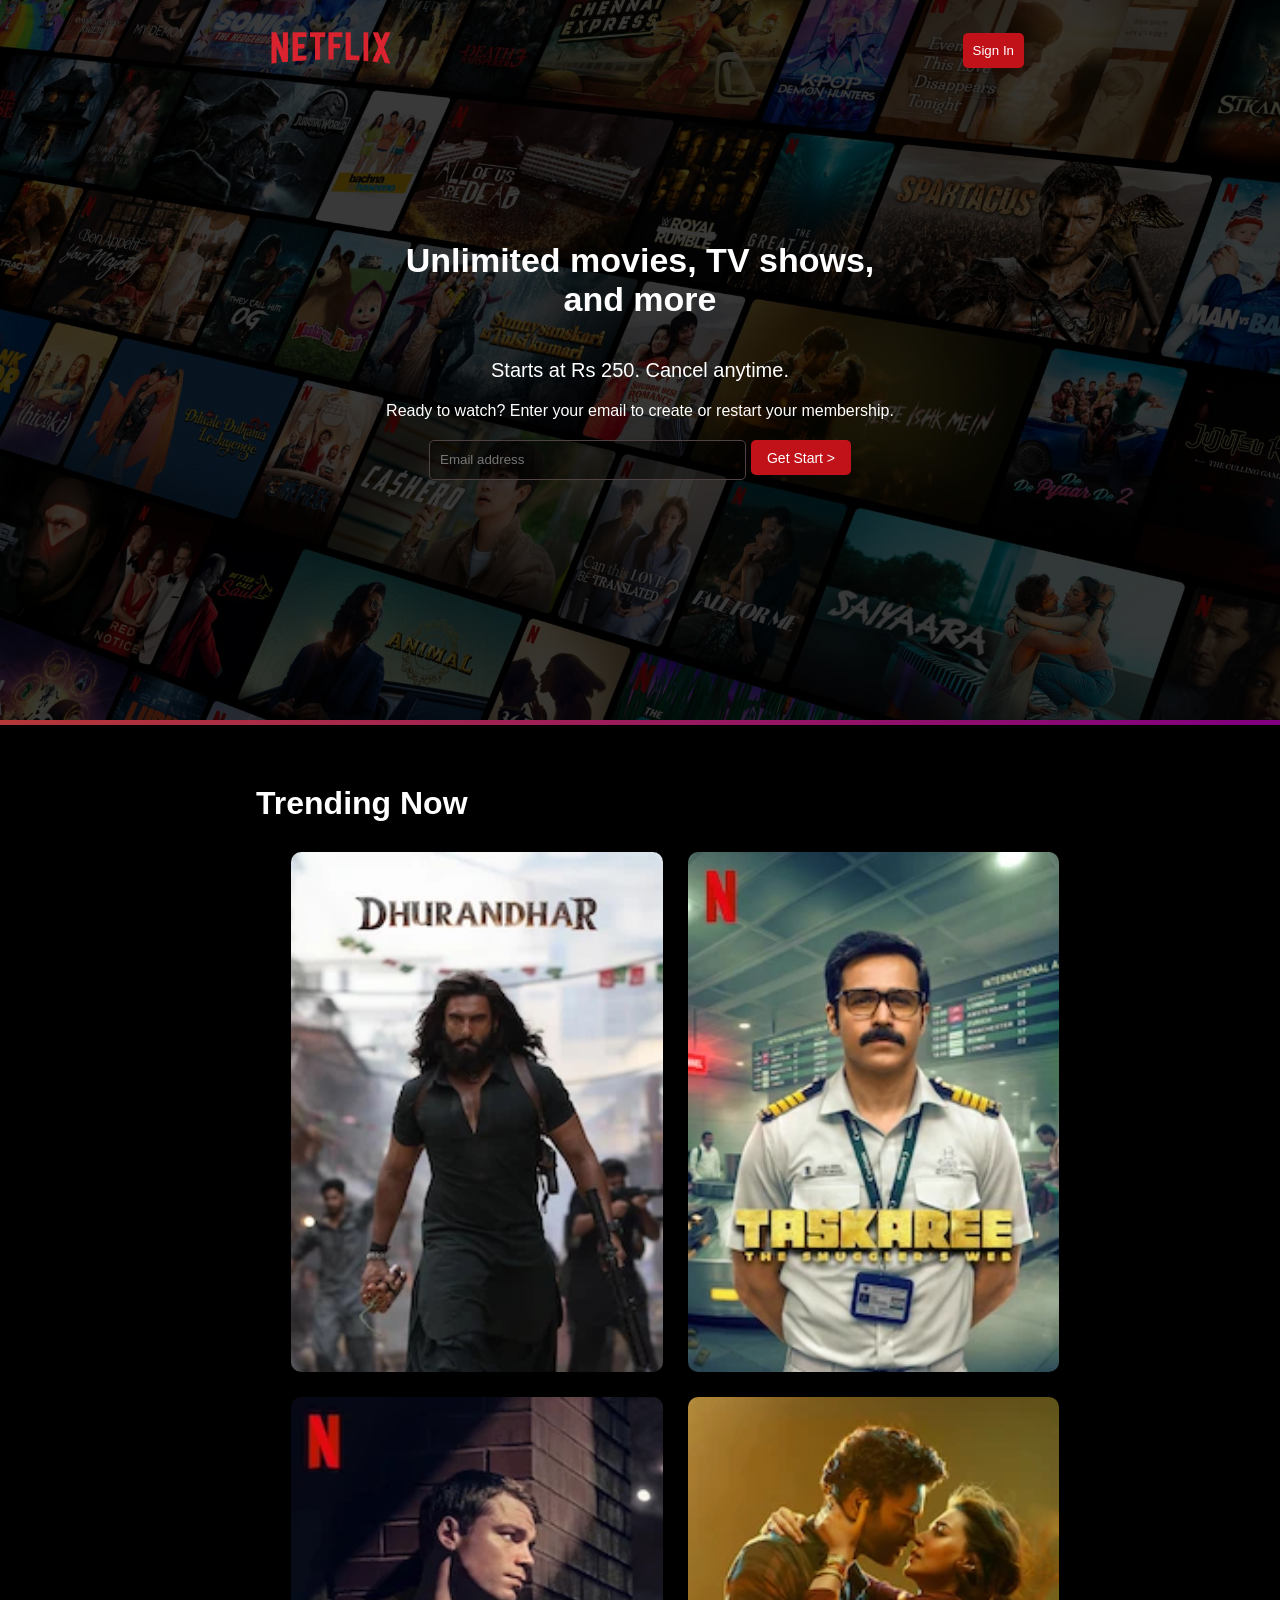
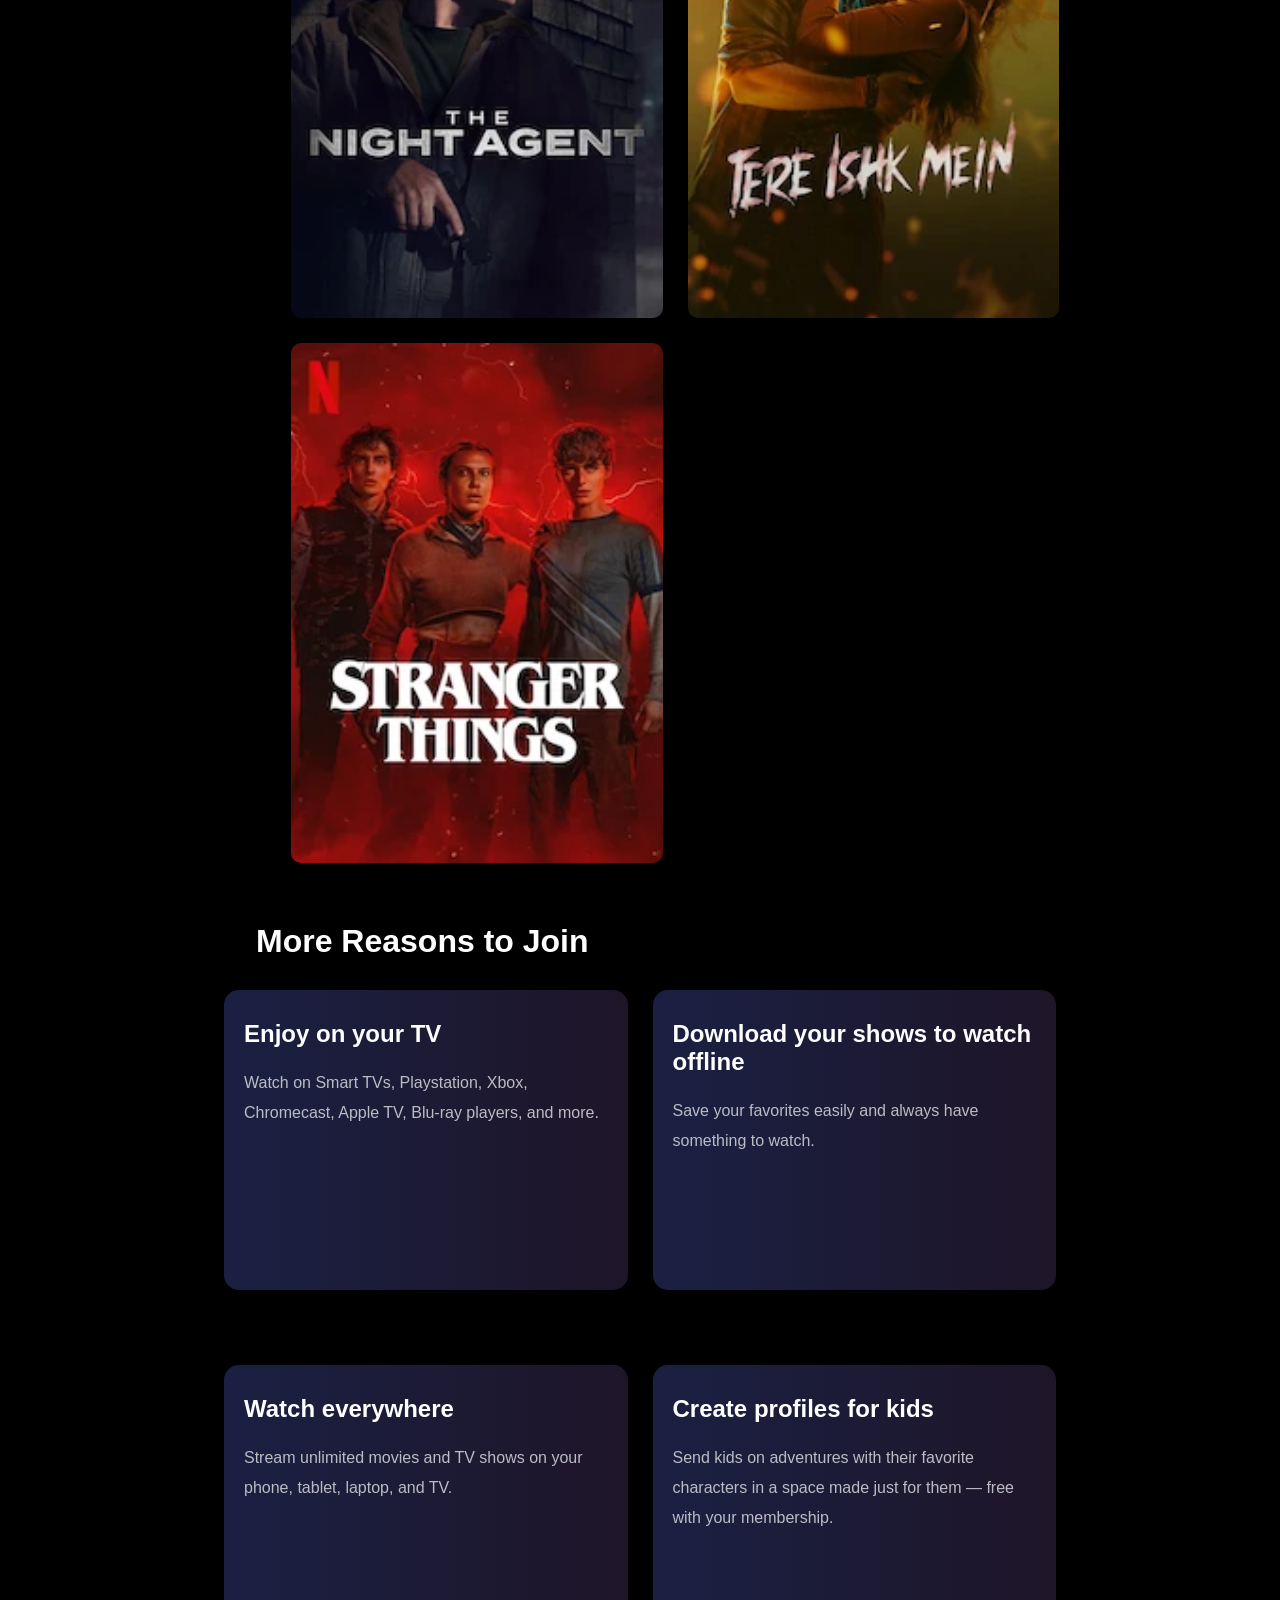
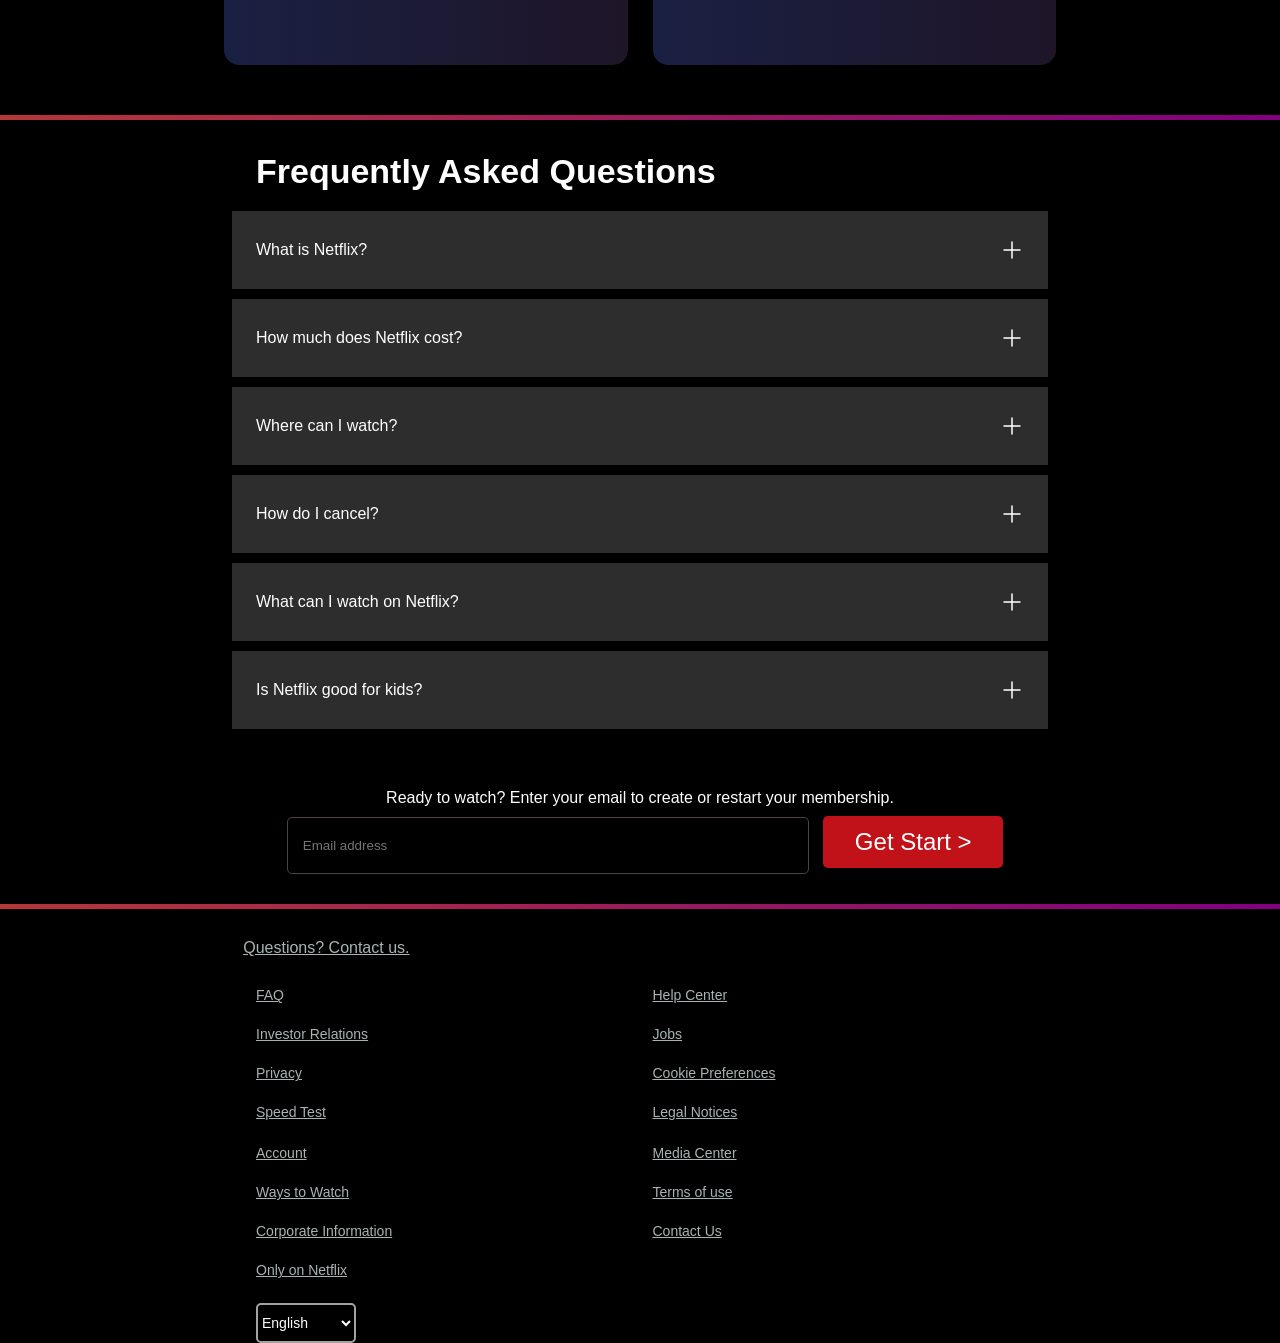
<file: Netflix Clone/index.html>
<!DOCTYPE html>
<html lang="en">

<head>
    <meta charset="UTF-8">
    <meta name="viewport" content="width=device-width, initial-scale=1.0">
    <title>Netflix Pakistan - Watch TV Shows Online, Watch Movies Online</title>
    <link rel="shortcut icon" href="images/favicon.ico" type="image/x-icon">
    <link rel="stylesheet" href="style.css">
</head>

<body>
    <div class="section">
        <nav>
            <span><img src="images/Netflix_Logo_PMS.png" alt=""></span>
            <div>
                <button class="btn">Sign In</button>
            </div>
        </nav>
        <div class="demo">
            <h1 class="first-heading">Unlimited movies, TV shows, and more</h1>
            <p class="first-para">Starts at Rs 250. Cancel anytime.</p>
            <h3 class="third-heading">Ready to watch? Enter your email to create or restart your membership.</h3>
            <div class="email-box">
                <input type="text" placeholder="Email address">
                <button class="get-started">Get Start &gt;</button>
            </div>

        </div>
    </div>
    <div class="line"></div>

    <div class="images">

        <h2>Trending Now</h2>
        <div class="grid">
            <img src="images/Dhurandhar.webp" alt="">
            <img src="images/Taskaree.webp" alt="">
            <img src="images/The Night Agent.webp" alt="">
            <img src="images/Tere Ishk Mein.webp" alt="">
            <img src="images/Stranger Things.webp" alt="">
        </div>
        <h2>More Reasons to Join</h2>
        <div class="boxes">
            <div class="box1">
                <h3>Enjoy on your TV</h3>
                <p>Watch on Smart TVs, Playstation, Xbox, Chromecast, Apple TV, Blu-ray players, and more.</p>
            </div>
            <div class="box2">
                <h3>Download your shows to watch offline</h3>
                <p>Save your favorites easily and always have something to watch.</p>
            </div>
            <div class="box3">
                <h3>Watch everywhere</h3>
                <p>Stream unlimited movies and TV shows on your phone, tablet, laptop, and TV.</p>
            </div>
            <div class="box4">
                <h3>Create profiles for kids</h3>
                <p>Send kids on adventures with their favorite characters in a space made just for them — free with your
                    membership.</p>
            </div>
        </div>
    </div>
    <div class="line"></div>

    <section class="faqs">
        <h2>Frequently Asked Questions</h2>
        <div class="box">
            <span>What is Netflix?</span>
            <svg xmlns="http://www.w3.org/2000/svg" viewBox="0 0 24 24" width="24" height="24" color="currentColor"
                fill="none" stroke="white" stroke-width="1.5" stroke-linecap="round" stroke-linejoin="round">
                <path d="M12 4V20M20 12H4" />
            </svg>
        </div>

        <div class="box">
            <span>How much does Netflix cost?</span>
            <svg xmlns="http://www.w3.org/2000/svg" viewBox="0 0 24 24" width="24" height="24" color="currentColor"
                fill="none" stroke="white" stroke-width="1.5" stroke-linecap="round" stroke-linejoin="round">
                <path d="M12 4V20M20 12H4" />
            </svg>
        </div>
        <div class="box">
            <span>Where can I watch?</span>
            <svg xmlns="http://www.w3.org/2000/svg" viewBox="0 0 24 24" width="24" height="24" color="currentColor"
                fill="none" stroke="white" stroke-width="1.5" stroke-linecap="round" stroke-linejoin="round">
                <path d="M12 4V20M20 12H4" />
            </svg>
        </div>
        <div class="box">
            <span>How do I cancel?</span>
            <svg xmlns="http://www.w3.org/2000/svg" viewBox="0 0 24 24" width="24" height="24" color="currentColor"
                fill="none" stroke="white" stroke-width="1.5" stroke-linecap="round" stroke-linejoin="round">
                <path d="M12 4V20M20 12H4" />
            </svg>
        </div>
        </div>
        <div class="box">
            <span>What can I watch on Netflix?</span>
            <svg xmlns="http://www.w3.org/2000/svg" viewBox="0 0 24 24" width="24" height="24" color="currentColor"
                fill="none" stroke="white" stroke-width="1.5" stroke-linecap="round" stroke-linejoin="round">
                <path d="M12 4V20M20 12H4" />
            </svg>
        </div>

        <div class="box">
            <span>Is Netflix good for kids?</span>
            <svg xmlns="http://www.w3.org/2000/svg" viewBox="0 0 24 24" width="24" height="24" color="currentColor"
                fill="none" stroke="white" stroke-width="1.5" stroke-linecap="round" stroke-linejoin="round">
                <path d="M12 4V20M20 12H4" />
            </svg>
        </div>
        <div class="last">
            <div class="heading">
                <div>Ready to watch? Enter your email to create or restart your membership.</div>
                <input type="text" placeholder="Email address">
                <button>Get Start &gt;</button>
            </div>
        </div>
    </section>

    <div class="line"></div>

    <div class="contact">

        <a href="Questions? Contact us.">Questions? Contact us.</a>
    </div>
    <footer>
        <div class="items">
            <a href="faq">FAQ</a>
            <a href="Investor Relations">Investor Relations</a>
            <a href="Privacy">Privacy</a>
            <a href="Speed Test">Speed Test</a>
        </div>
        <div class="items">
            <a href="Help Center">Help Center</a>
            <a href="Jobs">Jobs</a>
            <a href="Cookie Preferences">Cookie Preferences</a>
            <a href="Legal Notices">Legal Notices</a>
        </div>
        <div class="items">
            <a href="Account">Account</a>
            <a href="Ways to Watch">Ways to Watch</a>
            <a href="Corporate Information">Corporate Information</a>
            <a href="Only on Netflix">Only on Netflix</a>
        </div>
        <div class="items">
            <a href="Media Center">Media Center</a>
            <a href="Terms of use">Terms of use</a>
            <a href="Contact Us">Contact Us</a>
        </div>

        <select name="" id="">
            <option value="">English</option>
        </select>


    </footer>

</body>

</html>
</file>
<file: Netflix Clone/style.css>
* {
    margin: 0;
    padding: 0;
}

body {
    background-color: black;
}

.section {
    background-image: url("images/background.jpg");
    background-position: center center;
    background-size: cover;
    background-repeat: no-repeat;
    min-height: 80vh;
    position: relative;
}

.section .demo {
    min-height: 80vh;
    width: 100%;
    position: absolute;
    top: 0;
    background-color: rgba(0, 0, 0, 0.7);
    display: flex;
    justify-content: center;
    align-items: center;
    flex-direction: column;
    font-size: 30px;
    font-weight: 900;
    font-family: "Netflix Sans", "Helvetica Neue", "Segoe UI", Roboto, Ubuntu, sans-serif;
    gap: 20px;
}


.btn {
    background-color: #c11119;
    color: rgb(255, 255, 255);
    padding: 10px;
    border: none;
    border-radius: 5px;
    position: relative;
    z-index: 1;
    cursor: pointer;
}

nav {
    display: flex;
    justify-content: space-between;
    align-items: center;
    width: 60vw;
    height: 100px;
    margin: auto;
}

nav img {
    width: 200px;
    position: relative;
    z-index: 1;
}

@media screen and (max-width: 1300px) {

    nav img {
        width: 150px;
        position: relative;
        z-index: 1;
    }
}

@media screen and (max-width: 700px) {
    nav img {
        width: 90px;
        display: flex;
        justify-content: space-around;
        align-items: center;
    }
}

.first-heading {
    width: 40%;
    color: #ffffff;
    text-align: center;
    margin-bottom: 20px;
}

.first-para {
    color: #ffffff;
    text-align: center;
    font-weight: 500;
    font-size: 20px;
}

.third-heading {
    color: #ffffff;
    font-size: 16px;
    font-weight: 400;
    font-family: sans-serif;
}

@media screen and (max-width: 430px) {

    .first-heading {
        width: 100%;
        color: #ffffff;
        text-align: center;
        margin-bottom: 20px;
        font-size: small;
    }
}

@media screen and (max-width: 330px) {

    .first-heading {
        width: 100%;
        color: #ffffff;
        text-align: center;
        /* margin-bottom: 20px; */
        font-size: small;
        padding-top: 30px;
    }
}

.email-box {
    display: flex;
    gap: 5px;
}

.email-box input {
    height: 45px;
    width: 500px;
    padding: 5px;
    padding-left: 15px;
    border-radius: 5px;
    background-color: rgb(0, 0, 0, 0.4);
    border: 1px solid rgb(79, 66, 66);
    color: #ffffff;
}

.email-box button {
    background-color: #c11119;
    color: #ffffff;
    border: none;
    width: 180px;
    height: 55px;
    font-size: 24px;
    font-weight: 500;
    font-family: sans-serif;
    padding: 10px;
    border-radius: 5px;
    cursor: pointer;
}

.images {
    min-height: 80vh;
}

.line {
    width: 100%;
    margin: auto;
    height: 5px;
    background: linear-gradient(to right, rgb(181, 55, 55), purple);

}

.images h2 {
    width: 60vw;
    margin: auto;
    padding-top: 50px;
    color: #ffffff;
    font-family: sans-serif;
    font-weight: 700;
    font-size: 32px;
}

.grid {
    width: 60vw;
    margin: auto;
    display: grid;
    grid-template-columns: 1fr 1fr 1fr 1fr 1fr;
    justify-content: center;
    padding-left: 70px;
    padding-top: 30px;
    gap: 50px;
    cursor: pointer;
}

.grid img {
    border-radius: 10px;
    width: 100%;
}

@media screen and (max-width: 1300px) {

    .grid {
        display: grid;
        grid-template-columns: 1fr 1fr;
        gap: 25px;
    }
}

.images h2 {
    width: 60vw;
    margin: auto;
    color: #ffffff;
    font-family: sans-serif;
    font-size: 32px;
    font-weight: 700;
    padding-top: 60px;
}

.boxes {
    width: 65vw;
    margin: auto;
    display: grid;
    grid-template-columns: 1fr 1fr 1fr 1fr;
    justify-content: center;
    /* padding-left: 70px; */
    padding-top: 30px;
    gap: 30px;
}

.boxes h3 {
    color: #ffffff;
    font-family: sans-serif;
    font-size: 24px;
    padding: 20px;
    padding-top: 30px;
}

.boxes p {
    color: #bbbcc4;
    font-family: sans-serif;
    padding-left: 20px;
    padding-right: 20px;
    line-height: 30px;
}

.boxes div {
    height: 300px;
    background: linear-gradient(to right, #1a2043, #1e1528);
    border-radius: 15px;
    margin-bottom: 50px;
}

.faqs h2 {
    width: 60vw;
    margin: auto;
    margin-top: 32px;
    margin-bottom: 20px;
    color: #ffffff;
    font-family: sans-serif;
    font-size: 34px;
    font-weight: 700;

}

.box {
    display: flex;
    justify-content: space-between;
    align-items: center;
    width: 60vw;
    background-color: #2d2d2d;
    padding: 24px;
    cursor: pointer;
    color: #ffffff;
    font-family: sans-serif;
    margin: 10px auto;
    height: 30px;
    transition-duration: 500ms;
    transition-timing-function: ease-out;
}

.box:hover {
    background-color: #414141;
}

.heading {
    text-align: center;
    color: #ffffff;
    margin-top: 50px;
    font-family: sans-serif;
    font-size: 16px;
    font-weight: 400;
}

.last {
    display: flex;
    justify-content: center;
    align-items: center;
    margin-bottom: 20px;
}

.last input {
    height: 45px;
    width: 500px;
    padding: 5px;
    padding-left: 15px;
    border-radius: 5px;
    background-color: rgb(0, 0, 0, 0.4);
    border: 1px solid rgb(79, 66, 66);
    color: #ffffff;
    margin: 10px;
}

@media screen and (max-width: 700px) {

    .last input {
        height: 35px;
        width: 200px;
        padding: 5px;
        padding-left: 15px;
        border-radius: 5px;
        background-color: rgb(0, 0, 0, 0.4);
        border: 1px solid rgb(79, 66, 66);
        color: #ffffff;
        margin: 10px;
    }

    .heading:first-child {
        text-align: center;
        padding-left: 10px;
        margin: 5px 10px;
    }

    .last button {
        background-color: #c11119;
        color: #ffffff;
        border: none;
        width: 100px;
        height: 35px;
        font-size: 20px;
        font-weight: 400;
        font-family: sans-serif;
        border-radius: 5px;
        cursor: pointer;
    }
}

.last button {
    background-color: #c11119;
    color: #ffffff;
    border: none;
    width: 180px;
    height: 52px;
    font-size: 24px;
    font-weight: 500;
    font-family: sans-serif;
    border-radius: 5px;
    cursor: pointer;
}

footer {
    display: grid;
    grid-template-columns: 1fr 1fr 1fr 1fr;
    width: 60vw;
    height: 30vh;
    margin: auto;
    font-size: 14px;
    font-family: sans-serif;
    font-weight: 400;
}

footer .items {
    display: flex;
    flex-direction: column;
    gap: 20px;
}

footer a {
    color: #a8b3b3;
}

.contact {
    margin: 30px 19vw;
    font-size: 16px;
    font-weight: 400;
    font-family: sans-serif;
}

.contact a {
    color: #a8b3b3;
}

select {
    background-color: rgba(0, 0, 0, 0.055);
    color: #ffffff;
    height: 40px;
    width: 100px;
    border: 2px solid rgb(165, 161, 161);
    font-size: 14px;
    font-weight: 400;
    font-family: sans-serif;
    border-radius: 5px;
}

@media screen and (max-width: 1300px) {

    footer {
        display: grid;
        grid-template-columns: 1fr 1fr;
        gap: 25px;
    }
}


footer a {
    font-size: 14px;
    color: #a8b3b3;
}

footer .items {
    display: flex;
    flex-direction: column;
    gap: 23px;
}

@media screen and (max-width: 1300px) {

    .boxes {
        display: grid;
        grid-template-columns: 1fr 1fr;
        gap: 25px;
    }
}

@media screen and (max-width: 700px) {

    .boxes {
        display: grid;
        grid-template-columns: 1fr;
        gap: 25px;
    }
}

@media screen and (max-width: 700px) {

    .grid {
        display: grid;
        grid-template-columns: 1fr;
        gap: 25px;
        padding-right: 60px;
    }
}

@media screen and (max-width: 1300px) {

    .demo .first-heading {
        font-size: 34px;
    }

    .demo .third-heading {
        display: flex;
        flex-direction: column;
        flex-wrap: wrap;
        text-align: center;
    }
}

@media screen and (max-width: 1300px) {

    .email-box button {
        background-color: #c11119;
        color: #ffffff;
        border: none;
        width: 100px;
        height: 35px;
        font-size: 14px;
        font-weight: 400;
        font-family: sans-serif;
        padding: 10px;
        border-radius: 5px;
        cursor: pointer;
    }

    .email-box input {
        height: 28px;
        width: 300px;
        padding: 5px;
        padding-left: 10px;
        border-radius: 5px;
        background-color: rgb(0, 0, 0, 0.4);
        border: 1px solid rgb(79, 66, 66);
        color: #ffffff;
    }
}

@media screen and (max-width: 700px) {

    .email-box button {
        background-color: #c11119;
        color: #ffffff;
        border: none;
        width: 100px;
        height: 35px;
        font-size: 14px;
        font-weight: 400;
        font-family: sans-serif;
        padding: 10px;
        border-radius: 5px;
        cursor: pointer;
    }

    .email-box input {
        height: 28px;
        width: 200px;
        padding: 5px;
        padding-left: 10px;
        border-radius: 5px;
        background-color: rgb(0, 0, 0, 0.4);
        border: 1px solid rgb(79, 66, 66);
        color: #ffffff;
    }
}

@media screen and (max-width: 700px) {
    .faqs h2 {
        text-align: center;
        font-size: 25px;
    }
}

.paragraph {
    display: flex;

}

@media screen and (max-width: 700px) {

    .images h2 {
        text-align: center;
        font-size: 24px;
    }
}
</file>
